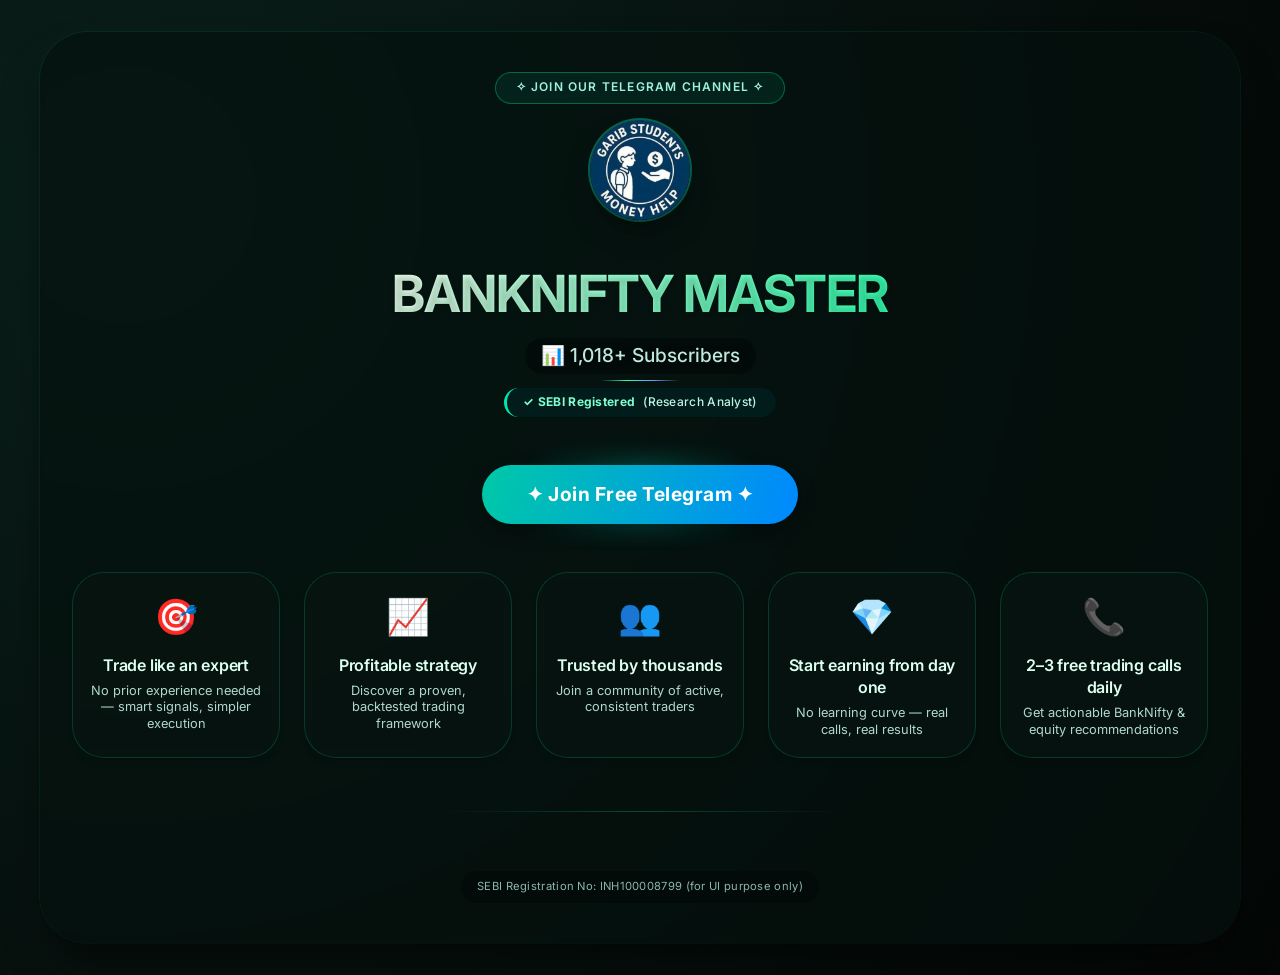
<file: index.html>
<!DOCTYPE html>
<html lang="en">

<head>
    <meta charset="UTF-8">
    <meta name="viewport" content="width=device-width, initial-scale=1.0, viewport-fit=cover">
    <title>Banknifty Master | SEBI Registered Trading Community</title>
    <!-- Google Fonts: Modern, clean, professional -->
    <link
        href="https://fonts.googleapis.com/css2?family=Inter:opsz,wght@14..32,300;14..32,400;14..32,500;14..32,600;14..32,700&display=swap"
        rel="stylesheet">
    <link rel="stylesheet" href="style.css">
    <!-- Meta Pixel Code -->
    <script>
        !function (f, b, e, v, n, t, s) {
            if (f.fbq) return; n = f.fbq = function () {
                n.callMethod ?
                n.callMethod.apply(n, arguments) : n.queue.push(arguments)
            };
            if (!f._fbq) f._fbq = n; n.push = n; n.loaded = !0; n.version = '2.0';
            n.queue = []; t = b.createElement(e); t.async = !0;
            t.src = v; s = b.getElementsByTagName(e)[0];
            s.parentNode.insertBefore(t, s)
        }(window, document, 'script',
            'https://connect.facebook.net/en_US/fbevents.js');
        fbq('init', '1441446717356918');
        fbq('track', 'PageView');
    </script>
    <noscript><img height="1" width="1" style="display:none"
            src="https://www.facebook.com/tr?id=1441446717356918&ev=PageView&noscript=1" /></noscript>
    <!-- End Meta Pixel Code -->
</head>

<body>
    <div class="container">
        <div class="landing">
            <!-- Top Section: small text + circular logo (using /logo.png) -->
            <div>
                <div class="top-badge">✧ JOIN OUR TELEGRAM CHANNEL ✧</div>
                <div class="logo-circle">
                    <img src="/logo.jpg" alt="Banknifty Master Logo" class="logo-image"
                        onerror="this.onerror=null; this.parentElement.innerHTML='<div class=\'logo-inner-fallback\'>B⚡N</div>';">
                </div>
            </div>

            <!-- Main Heading + Subscribers + SEBI badge -->
            <div class="hero-title">
                <h1>BANKNIFTY MASTER</h1>
                <div class="subscriber-count">📊 1,018+ Subscribers</div>
                <div class="divider"></div>
                <div class="sebi-badge">
                    <span>✓ SEBI Registered</span> (Research Analyst)
                </div>
            </div>

            <!-- CTA Button: big rounded, gradient blue with hover glow -->
            <div class="cta-wrapper">
                <div class="glow-effect"></div>
                <a href="https://t.me/+rwpIDRvQyR9kOTc1" class="cta-button" target="_blank" rel="noopener noreferrer">
                    ✦ Join Free Telegram ✦
                </a>
            </div>


            <!-- Features Section with icons (emojis as modern placeholders) -->
            <div class="features-grid">
                <div class="feature-card">
                    <div class="feature-icon">🎯</div>
                    <h3>Trade like an expert</h3>
                    <p>No prior experience needed — smart signals, simpler execution</p>
                </div>
                <div class="feature-card">
                    <div class="feature-icon">📈</div>
                    <h3>Profitable strategy</h3>
                    <p>Discover a proven, backtested trading framework</p>
                </div>
                <div class="feature-card">
                    <div class="feature-icon">👥</div>
                    <h3>Trusted by thousands</h3>
                    <p>Join a community of active, consistent traders</p>
                </div>
                <div class="feature-card">
                    <div class="feature-icon">💎</div>
                    <h3>Start earning from day one</h3>
                    <p>No learning curve — real calls, real results</p>
                </div>
                <div class="feature-card">
                    <div class="feature-icon">📞</div>
                    <h3>2–3 free trading calls daily</h3>
                    <p>Get actionable BankNifty & equity recommendations</p>
                </div>
            </div>

            <!-- subtle divider line for elegance -->
            <div class="divider-light"></div>

            
            <!-- Footer Text: SEBI Registration Number (UI only) -->
            <div class="footer-note">
                SEBI Registration No: INH100008799 (for UI purpose only)
            </div>
        </div>
    </div>
</body>

</html>
</file>
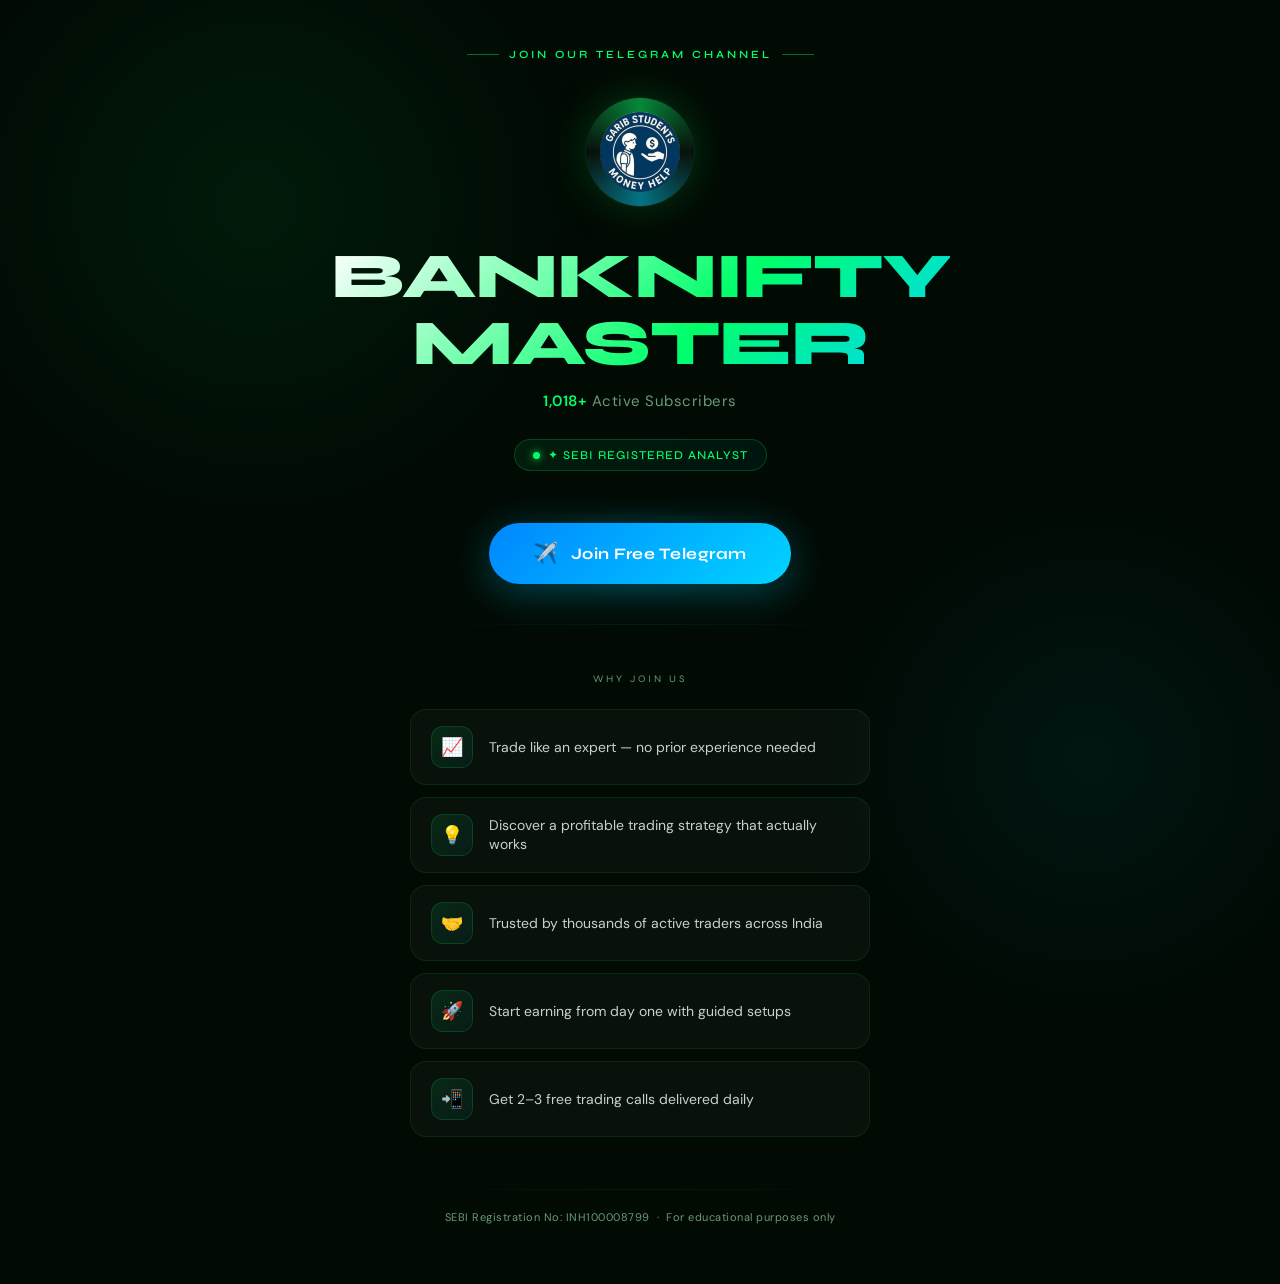
<file: page2.html>
<!DOCTYPE html>
<html lang="en">
<head>
<meta charset="UTF-8">
<meta name="viewport" content="width=device-width, initial-scale=1.0">
<title>BankNifty Master</title>
<!-- Meta Pixel Code -->
<script>
!function(f,b,e,v,n,t,s)
{if(f.fbq)return;n=f.fbq=function(){n.callMethod?
n.callMethod.apply(n,arguments):n.queue.push(arguments)};
if(!f._fbq)f._fbq=n;n.push=n;n.loaded=!0;n.version='2.0';
n.queue=[];t=b.createElement(e);t.async=!0;
t.src=v;s=b.getElementsByTagName(e)[0];
s.parentNode.insertBefore(t,s)}(window, document,'script',
'https://connect.facebook.net/en_US/fbevents.js');
fbq('init', '1441446717356918');
fbq('track', 'PageView');
</script>
<noscript><img height="1" width="1" style="display:none"
src="https://www.facebook.com/tr?id=1441446717356918&ev=PageView&noscript=1"
/></noscript>
<!-- End Meta Pixel Code -->
<link href="https://fonts.googleapis.com/css2?family=Syne:wght@400;600;700;800&family=DM+Sans:wght@300;400;500&display=swap" rel="stylesheet">
<style>
  :root {
    --bg-deep: #020a04;
    --bg-mid: #051209;
    --green-neon: #00ff6a;
    --green-dim: #00c44f;
    --green-glow: rgba(0,255,106,0.15);
    --blue-neon: #00d4ff;
    --blue-glow: rgba(0,212,255,0.2);
    --text-primary: #e8f5ec;
    --text-secondary: #6b9a77;
    --card-bg: rgba(255,255,255,0.03);
    --card-border: rgba(0,255,106,0.1);
    --divider: rgba(0,255,106,0.08);
  }

  *, *::before, *::after { box-sizing: border-box; margin: 0; padding: 0; }

  html { scroll-behavior: smooth; }

  body {
    background: var(--bg-deep);
    color: var(--text-primary);
    font-family: 'DM Sans', sans-serif;
    min-height: 100vh;
    overflow-x: hidden;
    position: relative;
  }

  /* Ambient background blobs */
  body::before {
    content: '';
    position: fixed;
    top: -20%;
    left: -10%;
    width: 60vw;
    height: 60vw;
    background: radial-gradient(circle, rgba(0,255,106,0.07) 0%, transparent 65%);
    pointer-events: none;
    z-index: 0;
    animation: float1 12s ease-in-out infinite alternate;
  }

  body::after {
    content: '';
    position: fixed;
    bottom: -20%;
    right: -10%;
    width: 50vw;
    height: 50vw;
    background: radial-gradient(circle, rgba(0,212,255,0.06) 0%, transparent 65%);
    pointer-events: none;
    z-index: 0;
    animation: float2 15s ease-in-out infinite alternate;
  }

  @keyframes float1 { from { transform: translate(0,0); } to { transform: translate(4%, 6%); } }
  @keyframes float2 { from { transform: translate(0,0); } to { transform: translate(-4%, -6%); } }

  .page-wrapper {
    position: relative;
    z-index: 1;
    display: flex;
    flex-direction: column;
    align-items: center;
    min-height: 100vh;
    padding: 48px 20px 60px;
  }

  /* TOP LABEL */
  .top-label {
    font-family: 'Syne', sans-serif;
    font-size: 11px;
    font-weight: 600;
    letter-spacing: 3px;
    text-transform: uppercase;
    color: var(--green-neon);
    opacity: 0.75;
    margin-bottom: 36px;
    display: flex;
    align-items: center;
    gap: 10px;
    animation: fadeDown 0.6s ease both;
  }

  .top-label::before, .top-label::after {
    content: '';
    width: 32px;
    height: 1px;
    background: var(--green-neon);
    opacity: 0.4;
  }

  /* LOGO */
  .logo-ring {
    width: 110px;
    height: 110px;
    border-radius: 50%;
    background: var(--card-bg);
    border: 1.5px solid var(--card-border);
    display: flex;
    align-items: center;
    justify-content: center;
    margin-bottom: 36px;
    position: relative;
    box-shadow: 0 0 40px var(--green-glow), 0 0 80px rgba(0,255,106,0.05);
    animation: fadeDown 0.7s ease 0.1s both;
    overflow: hidden;
  }

  .logo-ring img {
    width: 80px;
    height: 80px;
    object-fit: contain;
    border-radius: 50%;
  }

  .logo-ring::before {
    content: '';
    position: absolute;
    inset: -1px;
    border-radius: 50%;
    background: conic-gradient(from 0deg, var(--green-neon), transparent, var(--blue-neon), transparent, var(--green-neon));
    z-index: -1;
    animation: spin 6s linear infinite;
    opacity: 0.5;
  }

  @keyframes spin { to { transform: rotate(360deg); } }

  /* MAIN HEADING */
  .main-heading {
    font-family: 'Syne', sans-serif;
    font-size: clamp(36px, 8vw, 64px);
    font-weight: 800;
    letter-spacing: -1px;
    line-height: 1.05;
    text-align: center;
    background: linear-gradient(135deg, #ffffff 0%, var(--green-neon) 60%, var(--blue-neon) 100%);
    -webkit-background-clip: text;
    -webkit-text-fill-color: transparent;
    background-clip: text;
    margin-bottom: 14px;
    animation: fadeDown 0.7s ease 0.2s both;
  }

  .subscriber-count {
    font-family: 'DM Sans', sans-serif;
    font-size: 15px;
    color: var(--text-secondary);
    letter-spacing: 0.5px;
    margin-bottom: 28px;
    animation: fadeDown 0.7s ease 0.3s both;
  }

  .subscriber-count span {
    color: var(--green-neon);
    font-weight: 600;
  }

  /* SEBI BADGE */
  .sebi-badge {
    display: inline-flex;
    align-items: center;
    gap: 8px;
    background: linear-gradient(135deg, rgba(0,255,106,0.08), rgba(0,212,255,0.05));
    border: 1px solid rgba(0,255,106,0.2);
    border-radius: 50px;
    padding: 8px 18px;
    margin-bottom: 52px;
    animation: fadeDown 0.7s ease 0.35s both;
  }

  .sebi-badge .dot {
    width: 7px;
    height: 7px;
    background: var(--green-neon);
    border-radius: 50%;
    box-shadow: 0 0 8px var(--green-neon);
    animation: pulse 2s ease-in-out infinite;
  }

  .sebi-badge span {
    font-size: 12px;
    font-weight: 500;
    color: var(--green-neon);
    letter-spacing: 1px;
    font-family: 'Syne', sans-serif;
    text-transform: uppercase;
  }

  @keyframes pulse { 0%,100% { opacity:1; transform:scale(1); } 50% { opacity:0.5; transform:scale(1.3); } }

  /* DIVIDER */
  .divider {
    width: 100%;
    max-width: 480px;
    height: 1px;
    background: linear-gradient(to right, transparent, var(--divider), transparent);
    margin-bottom: 48px;
  }

  /* FEATURES */
  .features-label {
    font-family: 'Syne', sans-serif;
    font-size: 10px;
    letter-spacing: 3px;
    text-transform: uppercase;
    color: var(--text-secondary);
    margin-bottom: 24px;
    animation: fadeUp 0.6s ease 0.4s both;
  }

  .features-grid {
    display: flex;
    flex-direction: column;
    gap: 12px;
    width: 100%;
    max-width: 460px;
    margin-bottom: 52px;
  }

  .feature-card {
    display: flex;
    align-items: center;
    gap: 16px;
    background: var(--card-bg);
    border: 1px solid var(--card-border);
    border-radius: 16px;
    padding: 16px 20px;
    transition: border-color 0.3s, background 0.3s, transform 0.3s, box-shadow 0.3s;
    animation: fadeUp 0.5s ease both;
  }

  .feature-card:nth-child(1) { animation-delay: 0.45s; }
  .feature-card:nth-child(2) { animation-delay: 0.5s; }
  .feature-card:nth-child(3) { animation-delay: 0.55s; }
  .feature-card:nth-child(4) { animation-delay: 0.6s; }
  .feature-card:nth-child(5) { animation-delay: 0.65s; }

  .feature-card:hover {
    border-color: rgba(0,255,106,0.3);
    background: rgba(0,255,106,0.04);
    transform: translateX(4px);
    box-shadow: -4px 0 20px rgba(0,255,106,0.08);
  }

  .feature-icon {
    width: 42px;
    height: 42px;
    border-radius: 12px;
    background: linear-gradient(135deg, rgba(0,255,106,0.1), rgba(0,212,255,0.05));
    border: 1px solid rgba(0,255,106,0.15);
    display: flex;
    align-items: center;
    justify-content: center;
    font-size: 18px;
    flex-shrink: 0;
  }

  .feature-text {
    font-size: 14px;
    color: var(--text-primary);
    opacity: 0.85;
    font-weight: 400;
    line-height: 1.4;
  }

  /* CTA */
  .cta-wrapper {
    position: relative;
    margin-bottom: 40px;
    animation: fadeUp 0.6s ease 0.7s both;
  }

  .cta-glow {
    position: absolute;
    inset: -20px;
    background: radial-gradient(ellipse, var(--blue-glow) 0%, transparent 65%);
    pointer-events: none;
    border-radius: 50%;
    animation: glowPulse 3s ease-in-out infinite;
  }

  @keyframes glowPulse { 0%,100% { opacity:0.6; transform:scale(1); } 50% { opacity:1; transform:scale(1.05); } }

  .cta-btn {
    position: relative;
    display: inline-flex;
    align-items: center;
    gap: 12px;
    background: linear-gradient(135deg, #0086ff, #00d4ff);
    color: #fff;
    text-decoration: none;
    font-family: 'Syne', sans-serif;
    font-size: 16px;
    font-weight: 700;
    letter-spacing: 0.5px;
    padding: 18px 44px;
    border-radius: 50px;
    box-shadow: 0 8px 40px rgba(0,212,255,0.3), 0 2px 8px rgba(0,0,0,0.5);
    transition: transform 0.25s, box-shadow 0.25s, background 0.25s;
  }

  .cta-btn:hover {
    transform: translateY(-3px) scale(1.02);
    box-shadow: 0 16px 60px rgba(0,212,255,0.5), 0 4px 16px rgba(0,0,0,0.5);
    background: linear-gradient(135deg, #0094ff, #00e5ff);
  }

  .cta-btn .btn-icon {
    font-size: 20px;
  }

  /* FOOTER */
  .footer-divider {
    width: 100%;
    max-width: 480px;
    height: 1px;
    background: linear-gradient(to right, transparent, var(--divider), transparent);
    margin-bottom: 20px;
  }

  .footer-text {
    font-size: 11px;
    color: var(--text-secondary);
    opacity: 0.5;
    letter-spacing: 0.5px;
    text-align: center;
    animation: fadeUp 0.5s ease 0.8s both;
  }

  /* ANIMATIONS */
  @keyframes fadeDown {
    from { opacity: 0; transform: translateY(-16px); }
    to   { opacity: 1; transform: translateY(0); }
  }
  @keyframes fadeUp {
    from { opacity: 0; transform: translateY(16px); }
    to   { opacity: 1; transform: translateY(0); }
  }

  /* MOBILE */
  @media (max-width: 500px) {
    .cta-btn { padding: 16px 32px; font-size: 15px; }
    .logo-ring { width: 90px; height: 90px; }
    .logo-ring img { width: 64px; height: 64px; }
  }
</style>
</head>
<body>
<div class="page-wrapper">

  <!-- TOP LABEL -->
  <div class="top-label">Join Our Telegram Channel</div>

  <!-- LOGO -->
  <div class="logo-ring">
    <img src="/logo.jpg" alt="BankNifty Master Logo">
  </div>

  <!-- HEADING -->
  <h1 class="main-heading">BANKNIFTY<br>MASTER</h1>
  <p class="subscriber-count"><span>1,018+</span> Active Subscribers</p>

  <!-- SEBI BADGE -->
  <div class="sebi-badge">
    <div class="dot"></div>
    <span>✦ SEBI Registered Analyst</span>
  </div>
  
  <!-- CTA BUTTON -->
  <div class="cta-wrapper">
    <div class="cta-glow"></div>
    <a href="https://t.me/+rwpIDRvQyR9kOTc1" class="cta-btn" target="_blank" rel="noopener">
      <span class="btn-icon">✈️</span>
      Join Free Telegram
    </a>
  </div>

  <div class="divider"></div>

  <!-- FEATURES -->
  <p class="features-label">Why Join Us</p>
  <div class="features-grid">
    <div class="feature-card">
      <div class="feature-icon">📈</div>
      <div class="feature-text">Trade like an expert — no prior experience needed</div>
    </div>
    <div class="feature-card">
      <div class="feature-icon">💡</div>
      <div class="feature-text">Discover a profitable trading strategy that actually works</div>
    </div>
    <div class="feature-card">
      <div class="feature-icon">🤝</div>
      <div class="feature-text">Trusted by thousands of active traders across India</div>
    </div>
    <div class="feature-card">
      <div class="feature-icon">🚀</div>
      <div class="feature-text">Start earning from day one with guided setups</div>
    </div>
    <div class="feature-card">
      <div class="feature-icon">📲</div>
      <div class="feature-text">Get 2–3 free trading calls delivered daily</div>
    </div>
  </div>


  <!-- FOOTER -->
  <div class="footer-divider"></div>
  <p class="footer-text">SEBI Registration No: INH100008799 &nbsp;·&nbsp; For educational purposes only</p>

</div>
</body>
</html>
</file>
<file: style.css>
/* style.css */
/* Banknifty Master Landing Page - Modern, Dark Green + Black Gradient, Neon Accents */

* {
  margin: 0;
  padding: 0;
  box-sizing: border-box;
}

body {
  font-family: 'Inter', sans-serif;
  background: radial-gradient(circle at 10% 20%, #0a1f1a, #030605);
  min-height: 100vh;
  display: flex;
  align-items: center;
  justify-content: center;
  padding: 2rem 1.5rem;
  line-height: 1.4;
  color: #eef5f0;
}

/* Main container – glassmorphic card */
.container {
  max-width: 1200px;
  width: 100%;
  margin: 0 auto;
  background: rgba(6, 18, 14, 0.65);
  backdrop-filter: blur(2px);
  border-radius: 3rem;
  padding: 2.5rem 2rem;
  box-shadow: 0 25px 45px -12px rgba(0, 0, 0, 0.6), 0 0 0 1px rgba(0, 255, 150, 0.08);
  transition: all 0.2s ease;
}

/* content wrapper: flex column, center aligned */
.landing {
  display: flex;
  flex-direction: column;
  align-items: center;
  text-align: center;
  gap: 2rem;
}

/* ----- TOP SECTION (small text + circular logo) ----- */
.top-badge {
  display: inline-block;
  background: rgba(0, 255, 180, 0.08);
  border: 1px solid rgba(0, 255, 180, 0.3);
  padding: 0.4rem 1.2rem;
  border-radius: 60px;
  font-size: 0.75rem;
  font-weight: 600;
  letter-spacing: 1.2px;
  color: #a0f0e0;
  backdrop-filter: blur(4px);
  margin-bottom: 0.5rem;
}

.logo-circle {
  width: 100px;
  height: 100px;
  background: linear-gradient(135deg, #0e2b22, #05100c);
  border-radius: 50%;
  display: flex;
  align-items: center;
  justify-content: center;
  margin: 0.5rem auto 0.2rem auto;
  box-shadow: 0 15px 30px -10px rgba(0,0,0,0.5), 0 0 0 2px rgba(0, 230, 180, 0.4), inset 0 1px 1px rgba(255,255,255,0.05);
  transition: transform 0.2s ease, box-shadow 0.2s;
  overflow: hidden;
}
.logo-circle:hover {
  transform: scale(1.02);
  box-shadow: 0 18px 32px -12px black, 0 0 0 3px rgba(0, 255, 200, 0.6);
}

/* Logo image styling */
.logo-image {
  width: 100%;
  height: 100%;
  object-fit: cover;
  border-radius: 50%;
}

/* Fallback text logo in case /logo.png is missing */
.logo-inner-fallback {
  font-size: 2.8rem;
  font-weight: 700;
  background: linear-gradient(130deg, #C0FFE0, #38f0c0);
  background-clip: text;
  -webkit-background-clip: text;
  color: transparent;
  letter-spacing: 2px;
  text-shadow: 0 0 6px rgba(0,200,150,0.3);
}

/* main heading group */
.hero-title {
  margin-top: 0.2rem;
}
h1 {
  font-size: 3.2rem;
  font-weight: 700;
  background: linear-gradient(120deg, #F0FFF0, #8effd0, #2effb0);
  background-clip: text;
  -webkit-background-clip: text;
  color: transparent;
  letter-spacing: -0.02em;
  text-shadow: 0 2px 5px rgba(0,20,0,0.2);
}
.subscriber-count {
  font-size: 1.2rem;
  font-weight: 500;
  color: #bfe9dd;
  background: rgba(0,0,0,0.3);
  display: inline-block;
  padding: 0.3rem 1rem;
  border-radius: 40px;
  backdrop-filter: blur(4px);
  margin-top: 0.5rem;
}

/* SEBI badge (elegant, fake UI) */
.sebi-badge {
  display: inline-flex;
  align-items: center;
  gap: 8px;
  background: rgba(0, 35, 35, 0.7);
  border-left: 3px solid #00e6b0;
  padding: 0.4rem 1.2rem 0.4rem 1rem;
  border-radius: 40px;
  font-size: 0.75rem;
  font-weight: 500;
  letter-spacing: 0.3px;
  color: #bcf5e4;
  backdrop-filter: blur(4px);
  margin: 0.2rem 0 0.2rem;
}
.sebi-badge span {
  font-weight: 700;
  color: #7effcf;
}

/* features grid – modern card style */
.features-grid {
  display: flex;
  flex-wrap: wrap;
  justify-content: center;
  gap: 1.5rem;
  margin: 0.5rem 0 0.8rem;
  width: 100%;
}
.feature-card {
  background: rgba(8, 22, 18, 0.65);
  backdrop-filter: blur(4px);
  border-radius: 2rem;
  padding: 1.2rem 1rem;
  flex: 1 1 200px;
  min-width: 160px;
  transition: all 0.25s ease;
  border: 1px solid rgba(0, 220, 150, 0.2);
  box-shadow: 0 6px 12px -8px rgba(0,0,0,0.4);
}
.feature-card:hover {
  transform: translateY(-5px);
  border-color: rgba(0, 255, 170, 0.5);
  background: rgba(12, 32, 26, 0.8);
  box-shadow: 0 20px 25px -12px rgba(0,0,0,0.5), 0 0 0 1px rgba(0,255,180,0.2);
}
.feature-icon {
  font-size: 2.2rem;
  margin-bottom: 0.75rem;
  display: inline-block;
}
.feature-card h3 {
  font-size: 1rem;
  font-weight: 600;
  margin-bottom: 0.4rem;
  color: #dcfff0;
  letter-spacing: -0.2px;
}
.feature-card p {
  font-size: 0.8rem;
  color: #b0d8cc;
  font-weight: 400;
  line-height: 1.3;
}

/* CTA button with glow & hover */
.cta-wrapper {
  margin: 0.8rem 0 0.5rem;
  position: relative;
  display: inline-block;
}
.glow-effect {
  position: absolute;
  inset: -4px;
  border-radius: 60px;
  background: radial-gradient(circle, rgba(0,230,210,0.6), transparent 70%);
  filter: blur(12px);
  opacity: 0.6;
  transition: opacity 0.3s ease;
  pointer-events: none;
}
.cta-button {
  position: relative;
  display: inline-block;
  background: linear-gradient(105deg, #00c9a7, #0088ff);
  padding: 1rem 2.8rem;
  border-radius: 60px;
  font-size: 1.2rem;
  font-weight: 700;
  letter-spacing: 0.5px;
  color: white;
  text-decoration: none;
  transition: all 0.25s ease;
  box-shadow: 0 8px 18px rgba(0,0,0,0.3);
  border: none;
  backdrop-filter: blur(2px);
  z-index: 2;
}
.cta-button:hover {
  transform: scale(1.02);
  background: linear-gradient(105deg, #0cdbb5, #1f97ff);
  box-shadow: 0 12px 28px rgba(0,200,150,0.4);
}
.cta-wrapper:hover .glow-effect {
  opacity: 1;
  filter: blur(16px);
}

/* soft divider */
.divider {
  width: 80px;
  height: 1px;
  background: linear-gradient(90deg, transparent, #2affb0, #5f9eff, transparent);
  margin: 0.4rem auto 0.2rem;
}
.divider-light {
  width: 100%;
  max-width: 400px;
  height: 1px;
  background: radial-gradient(circle, rgba(0,255,170,0.25), transparent);
  margin: 0.5rem 0;
}

/* footer text */
.footer-note {
  margin-top: 1.2rem;
  font-size: 0.7rem;
  font-weight: 400;
  color: #8bb7aa;
  letter-spacing: 0.3px;
  background: rgba(0, 0, 0, 0.25);
  padding: 0.5rem 1rem;
  border-radius: 40px;
  backdrop-filter: blur(4px);
}

/* responsive tuning */
@media (max-width: 720px) {
  body {
    padding: 1rem;
  }
  .container {
    padding: 1.8rem 1.2rem;
  }
  h1 {
    font-size: 2.2rem;
  }
  .subscriber-count {
    font-size: 1rem;
  }
  .features-grid {
    gap: 1rem;
  }
  .feature-card {
    padding: 1rem 0.8rem;
    min-width: 140px;
  }
  .cta-button {
    padding: 0.8rem 2rem;
    font-size: 1rem;
  }
  .logo-circle {
    width: 80px;
    height: 80px;
  }
  .logo-inner-fallback {
    font-size: 2.2rem;
  }
}

@media (max-width: 520px) {
  .feature-card {
    flex: 1 1 100%;
    max-width: 260px;
  }
  .container {
    border-radius: 2rem;
  }
  h1 {
    font-size: 1.9rem;
  }
  .top-badge {
    font-size: 0.7rem;
  }
}

/* additional refinements: neon blue/green accents on focus */
a, .cta-button:focus-visible {
  outline: none;
  box-shadow: 0 0 0 3px rgba(0,255,180,0.5);
  border-radius: 60px;
}
.feature-card:focus-within {
  outline: 1px solid #00ffb3;
}
</file>
